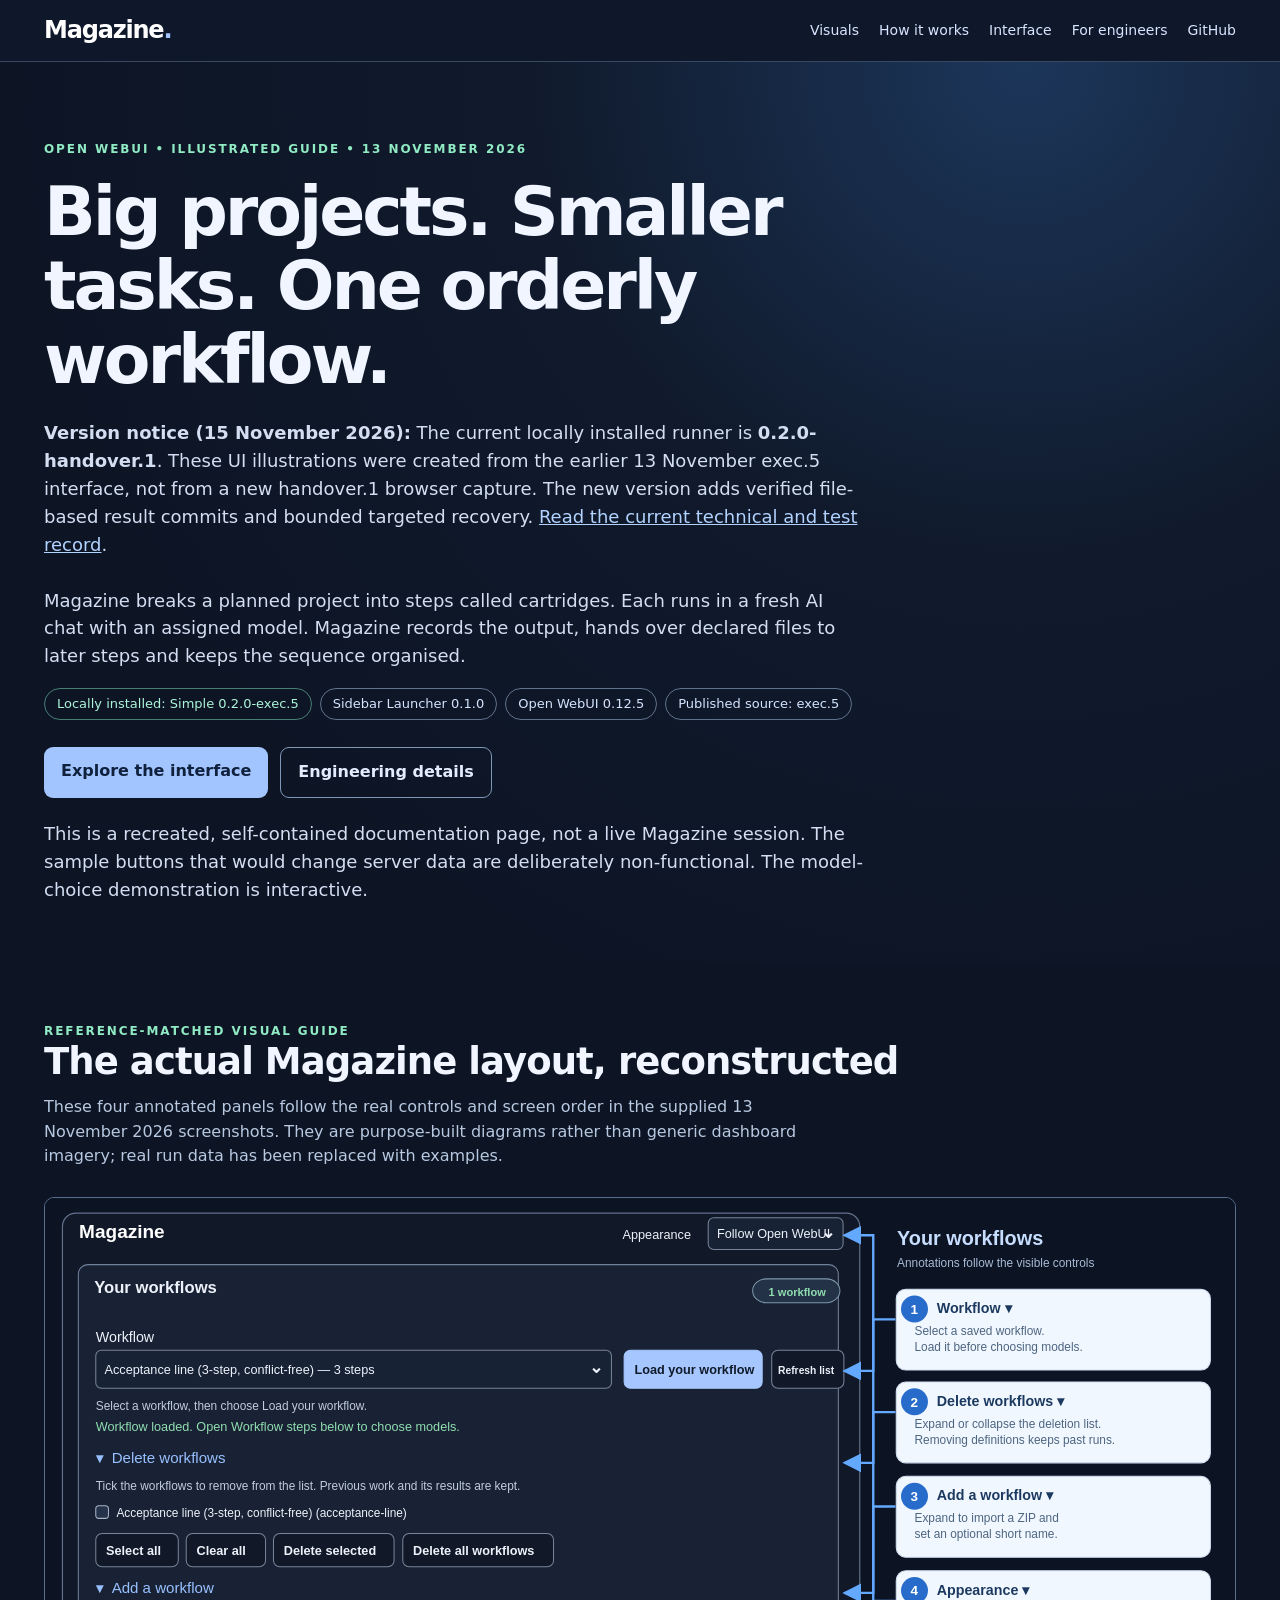
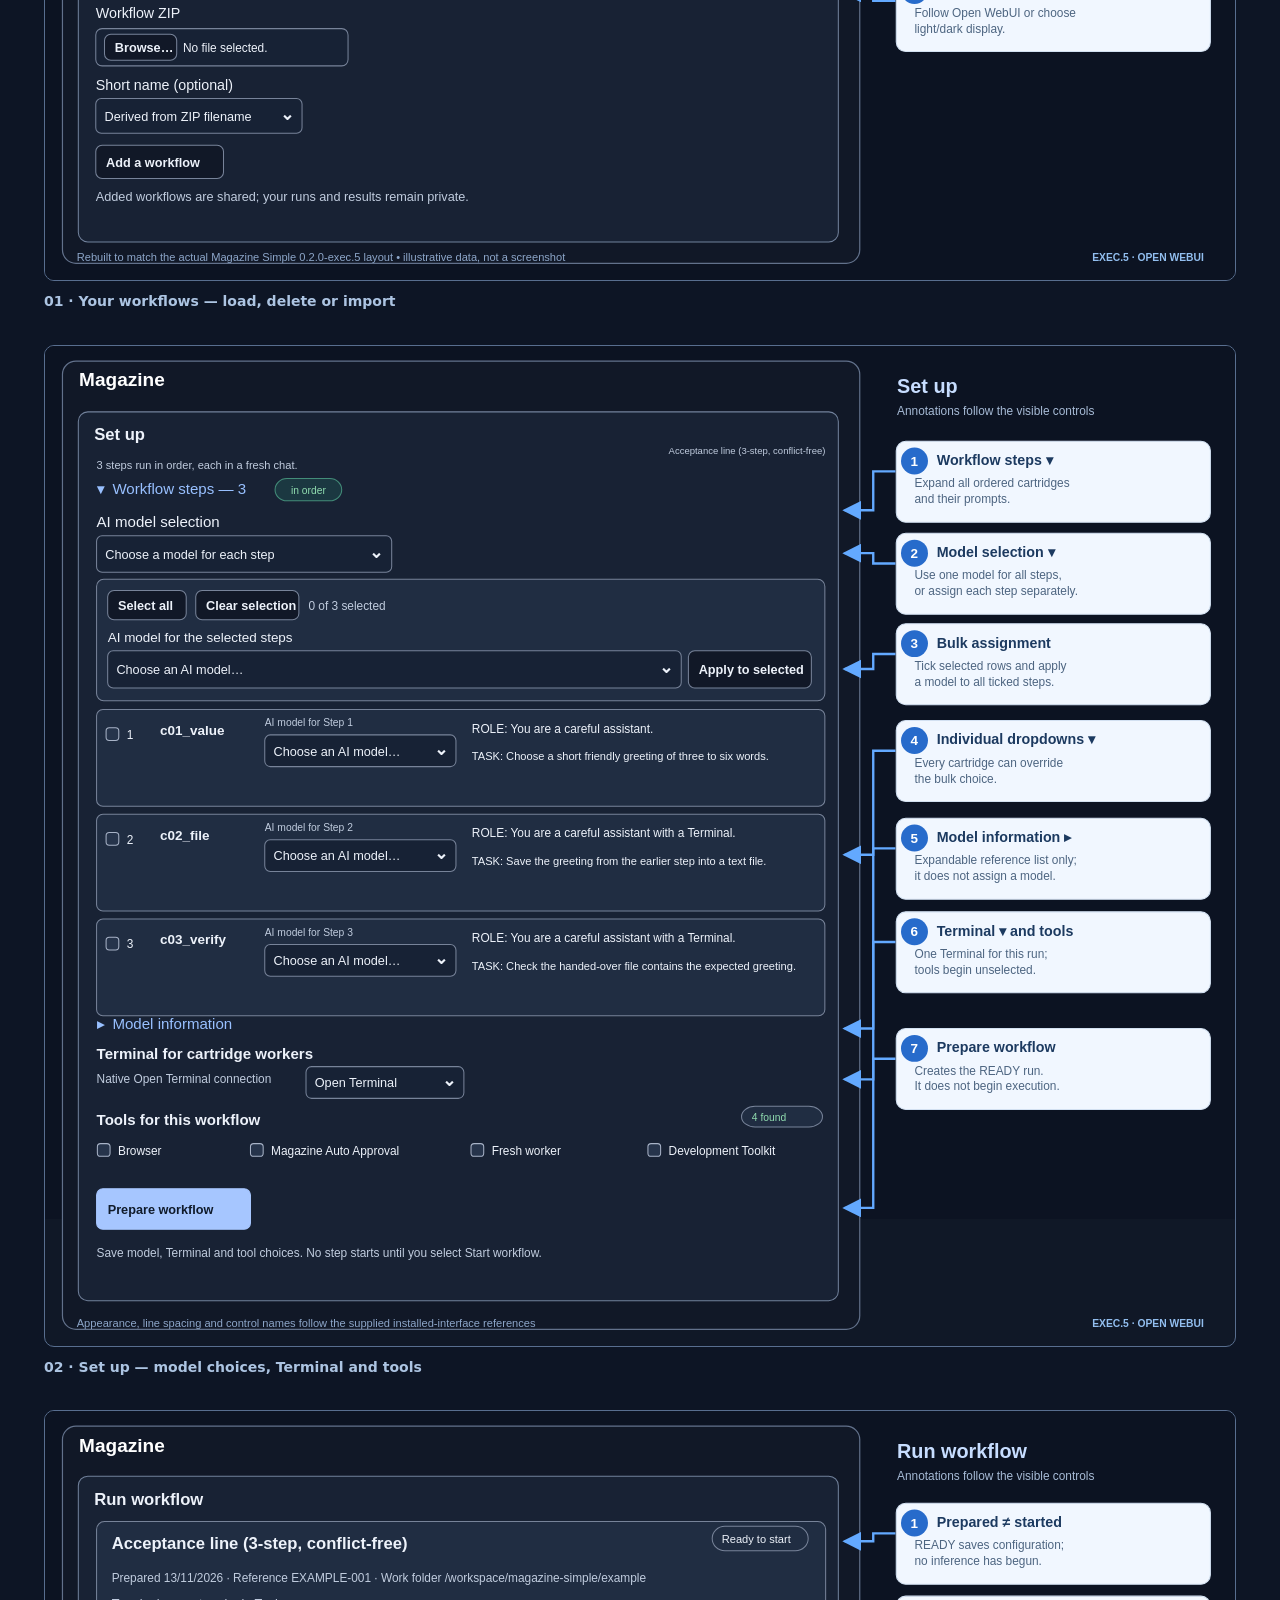
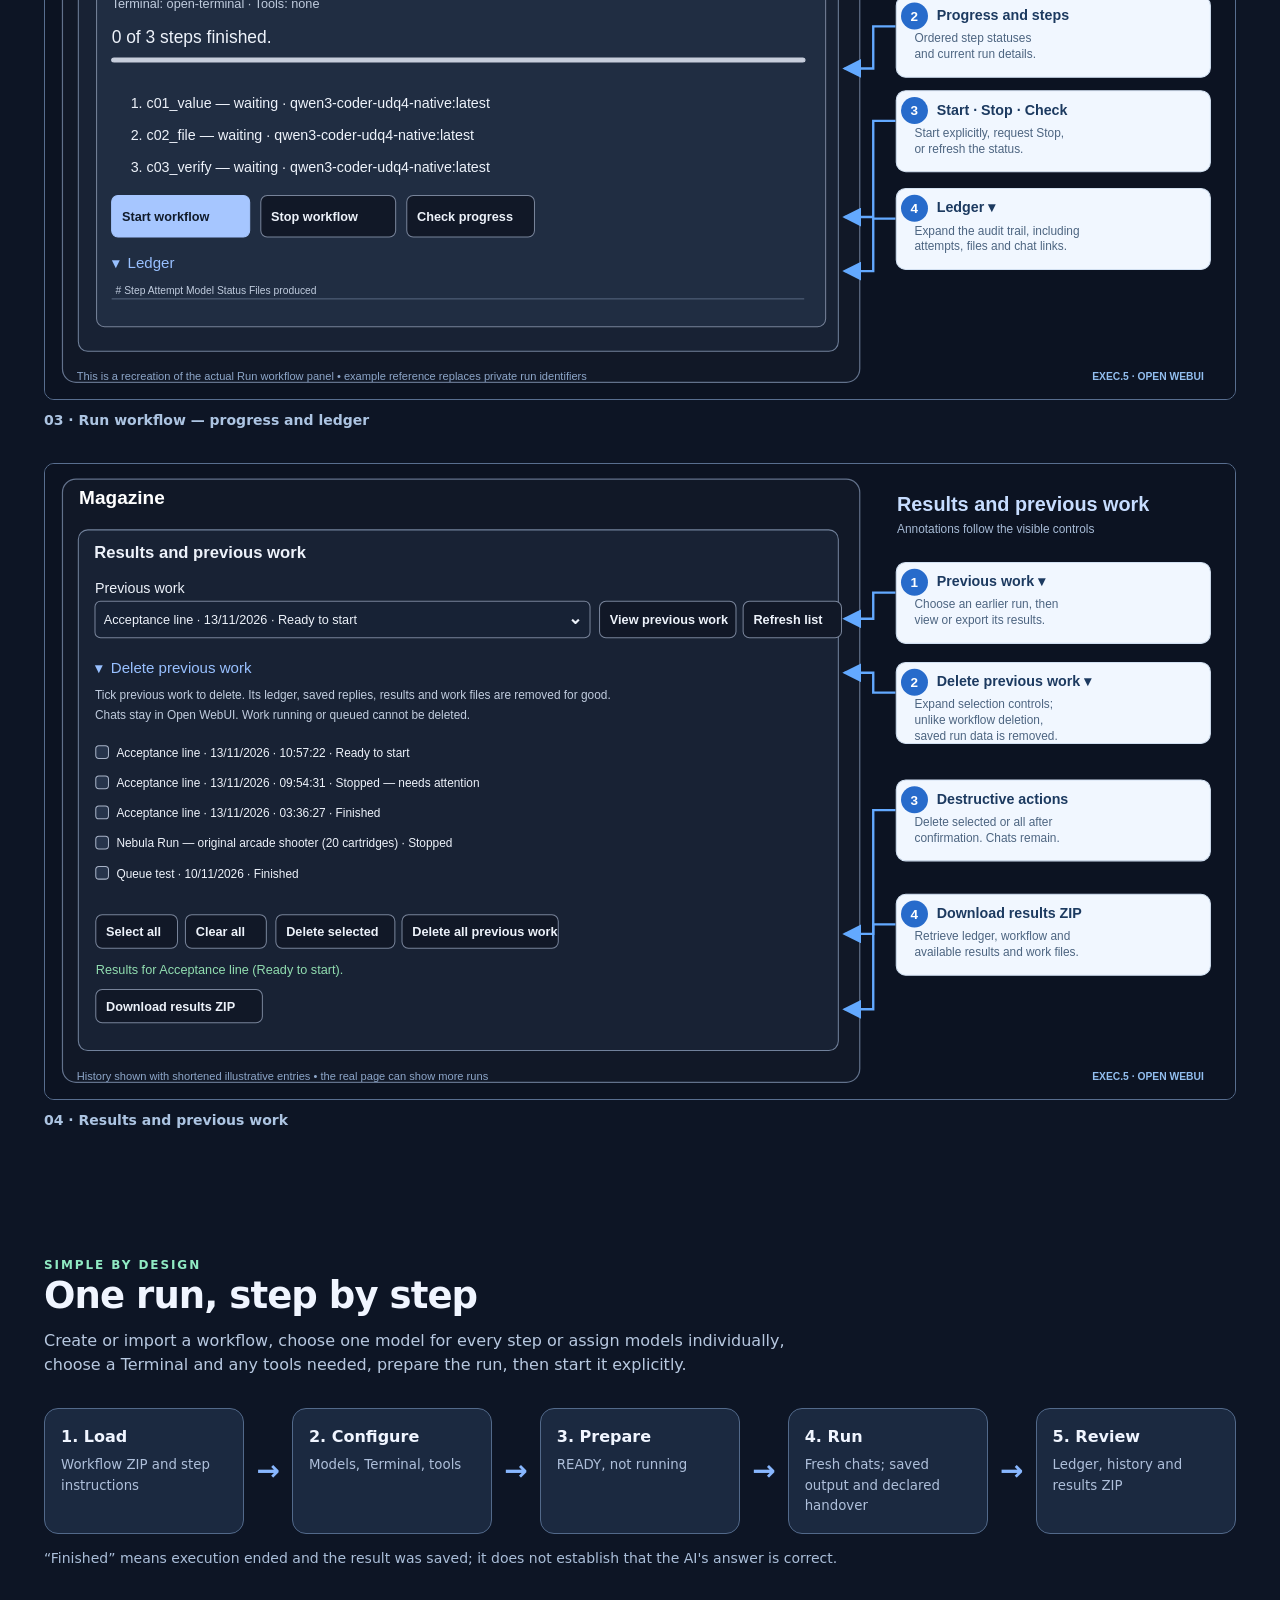
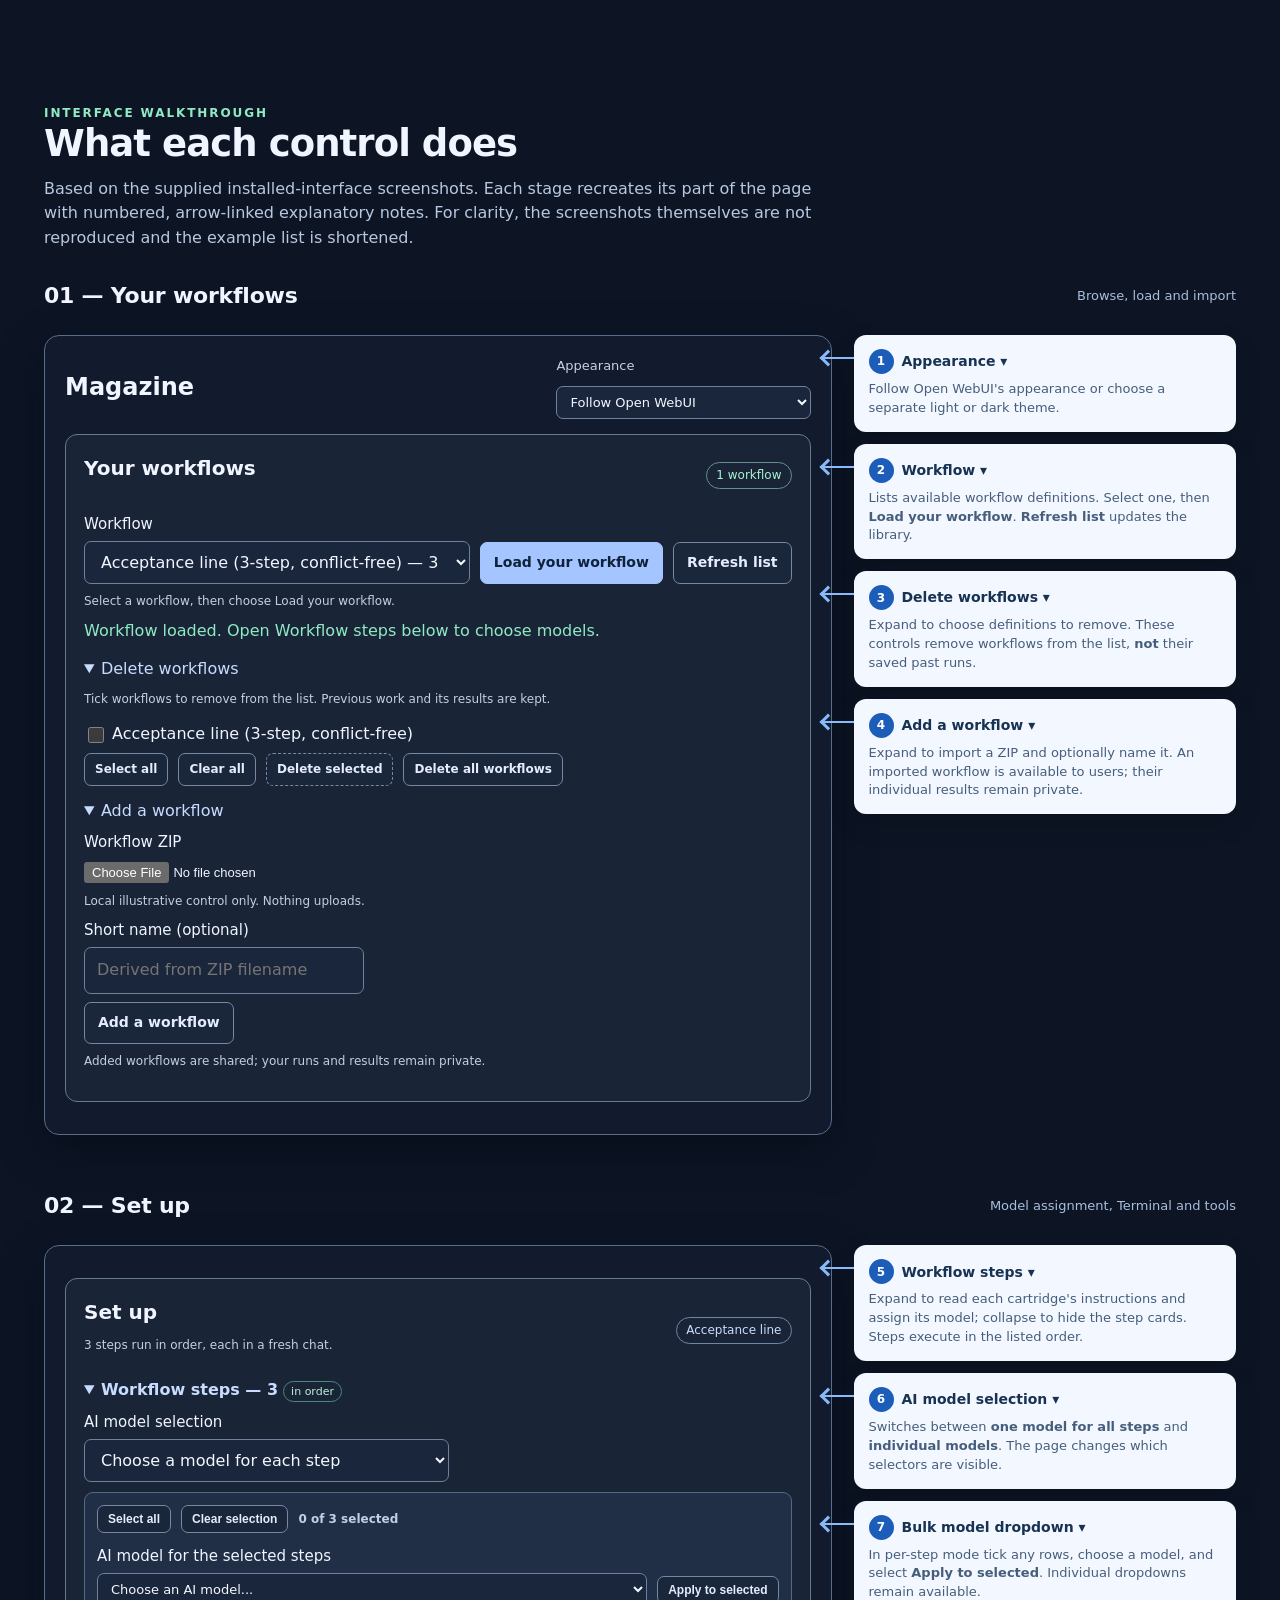
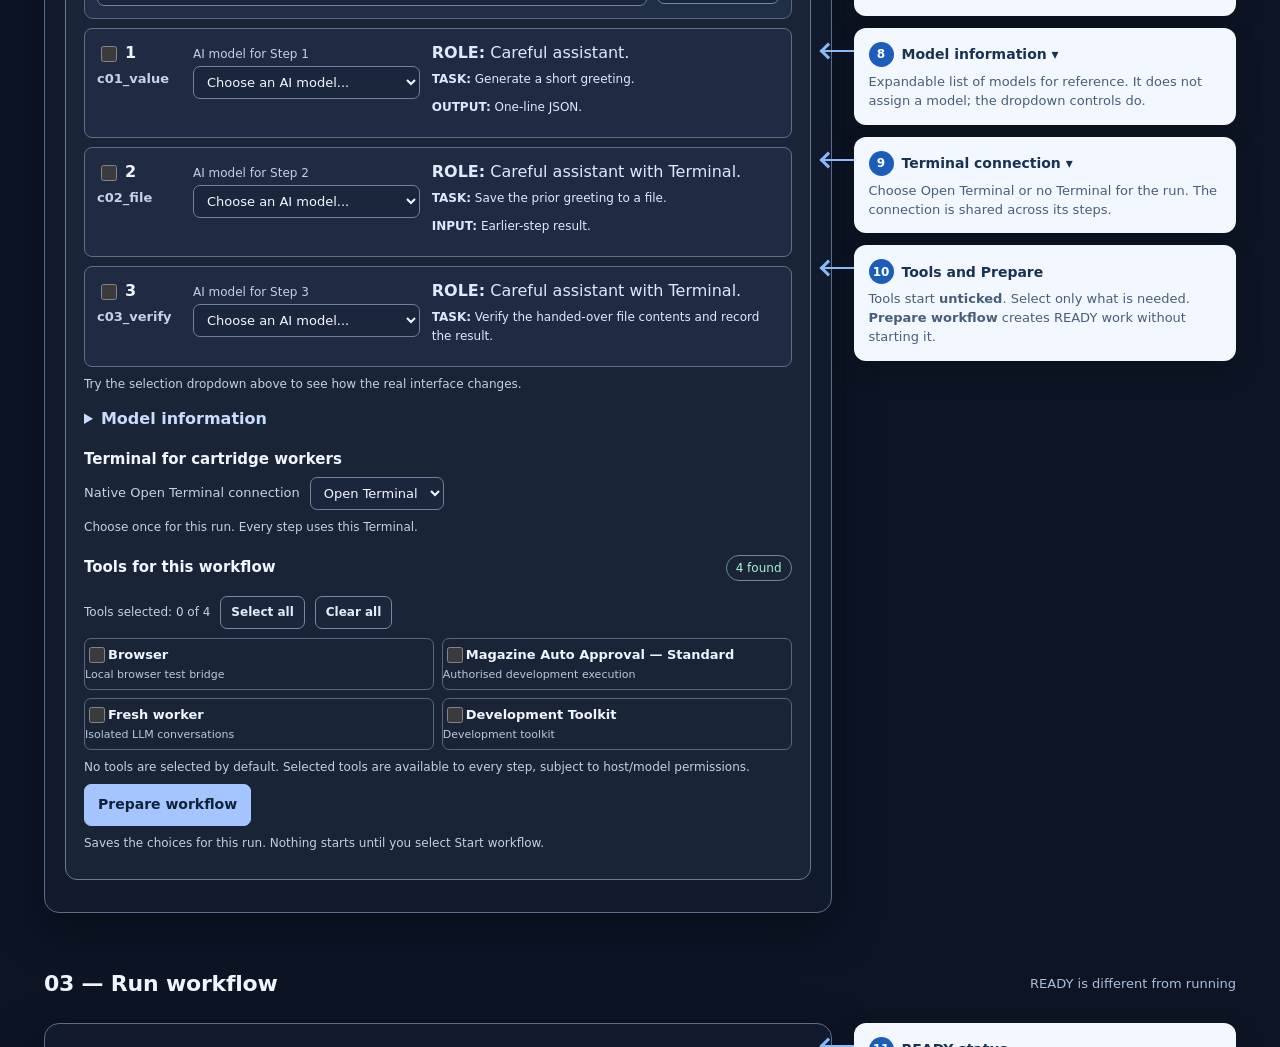
<file: docs/index.html>
<!doctype html><html lang="en-GB"><head><meta charset="utf-8"><meta name="viewport" content="width=device-width,initial-scale=1"><meta http-equiv="refresh" content="0;url=guide/"><title>Magazine visual guide</title></head><body><p>Open the <a href="guide/">Magazine Simple illustrated guide</a>.</p></body></html>
</file>
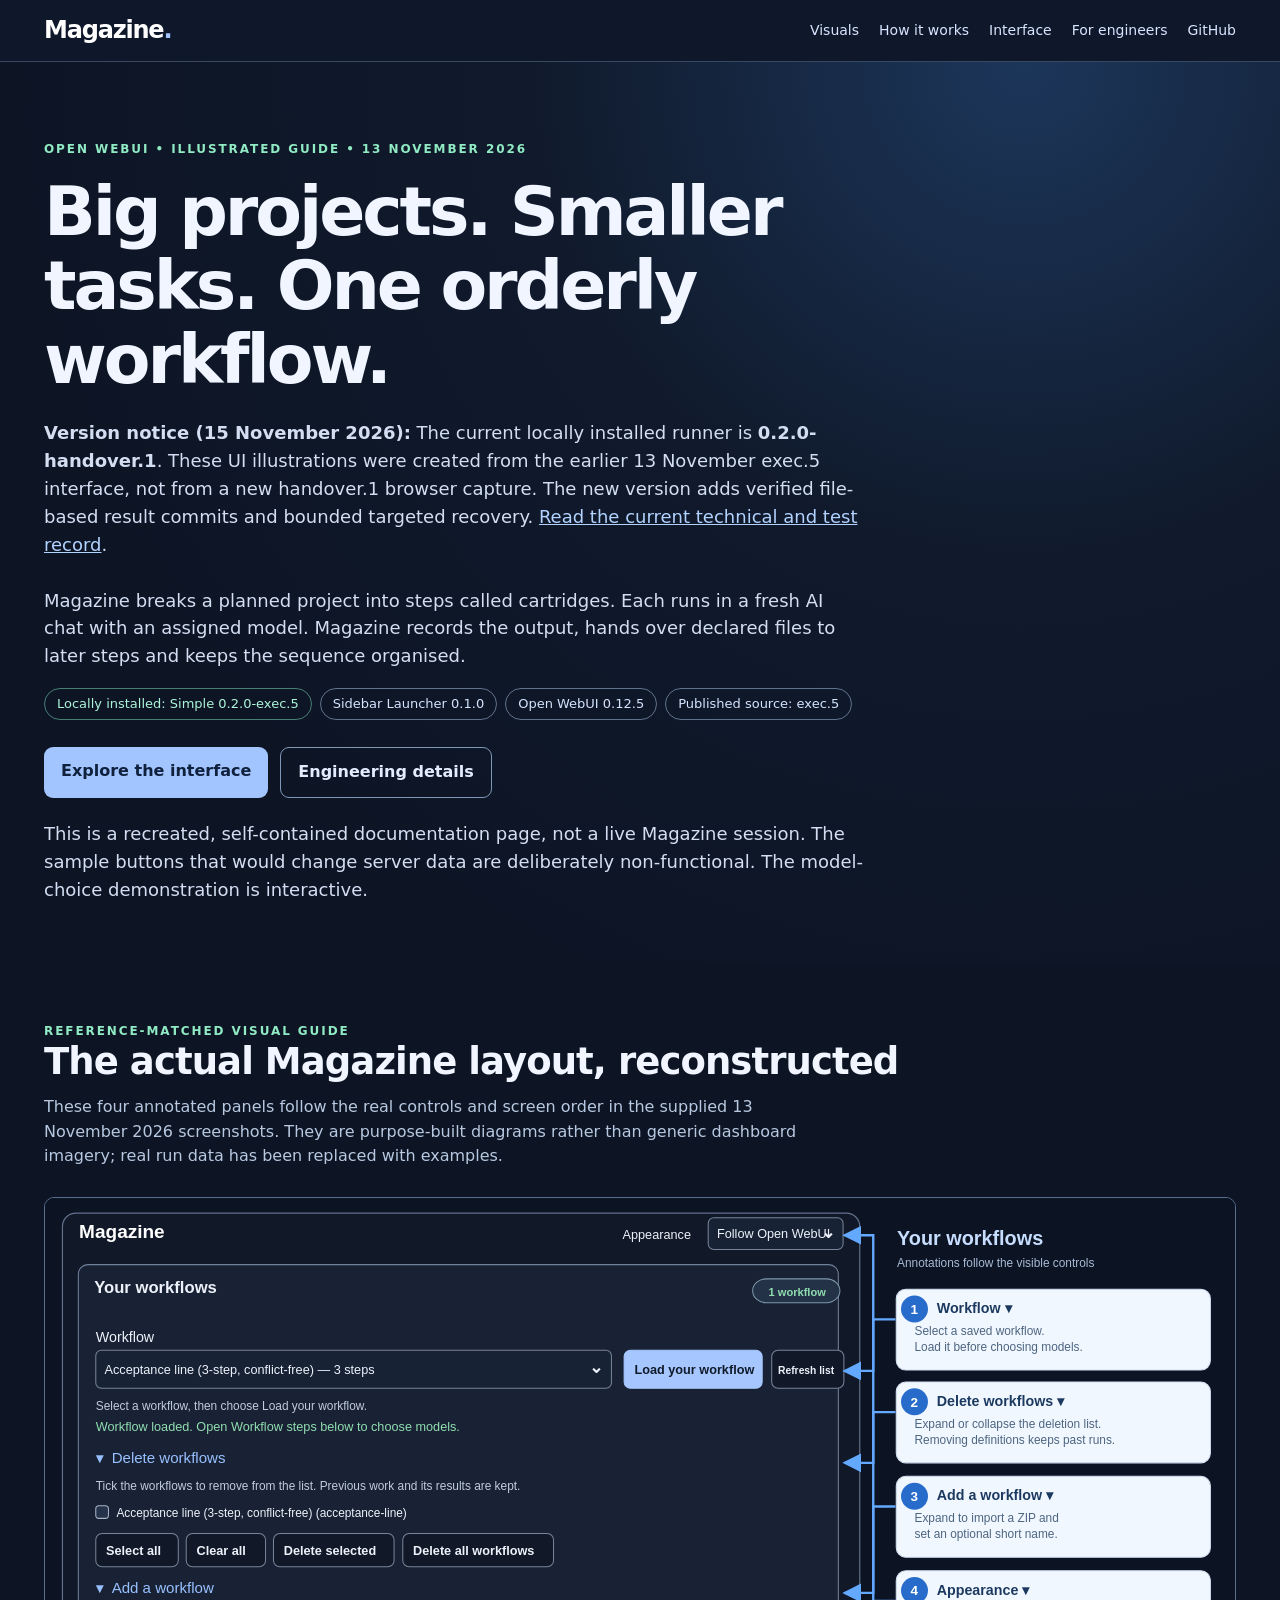
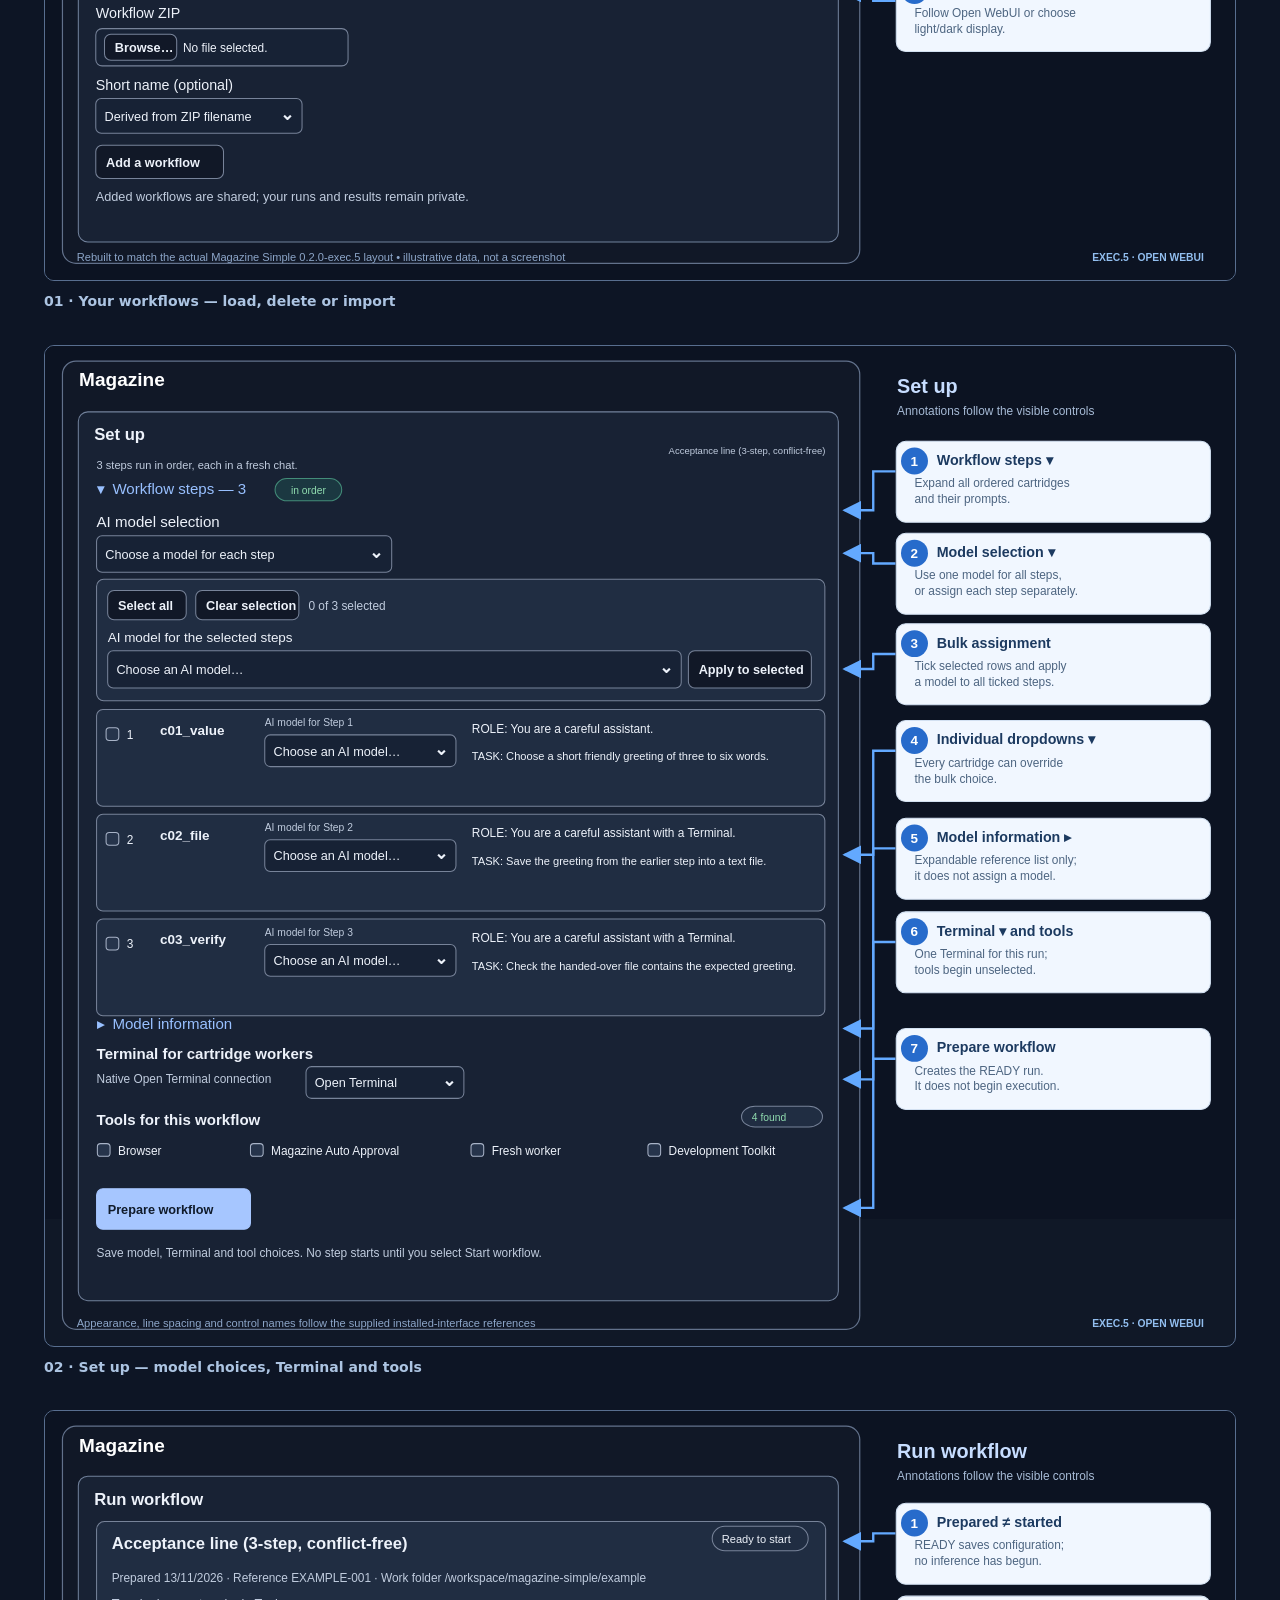
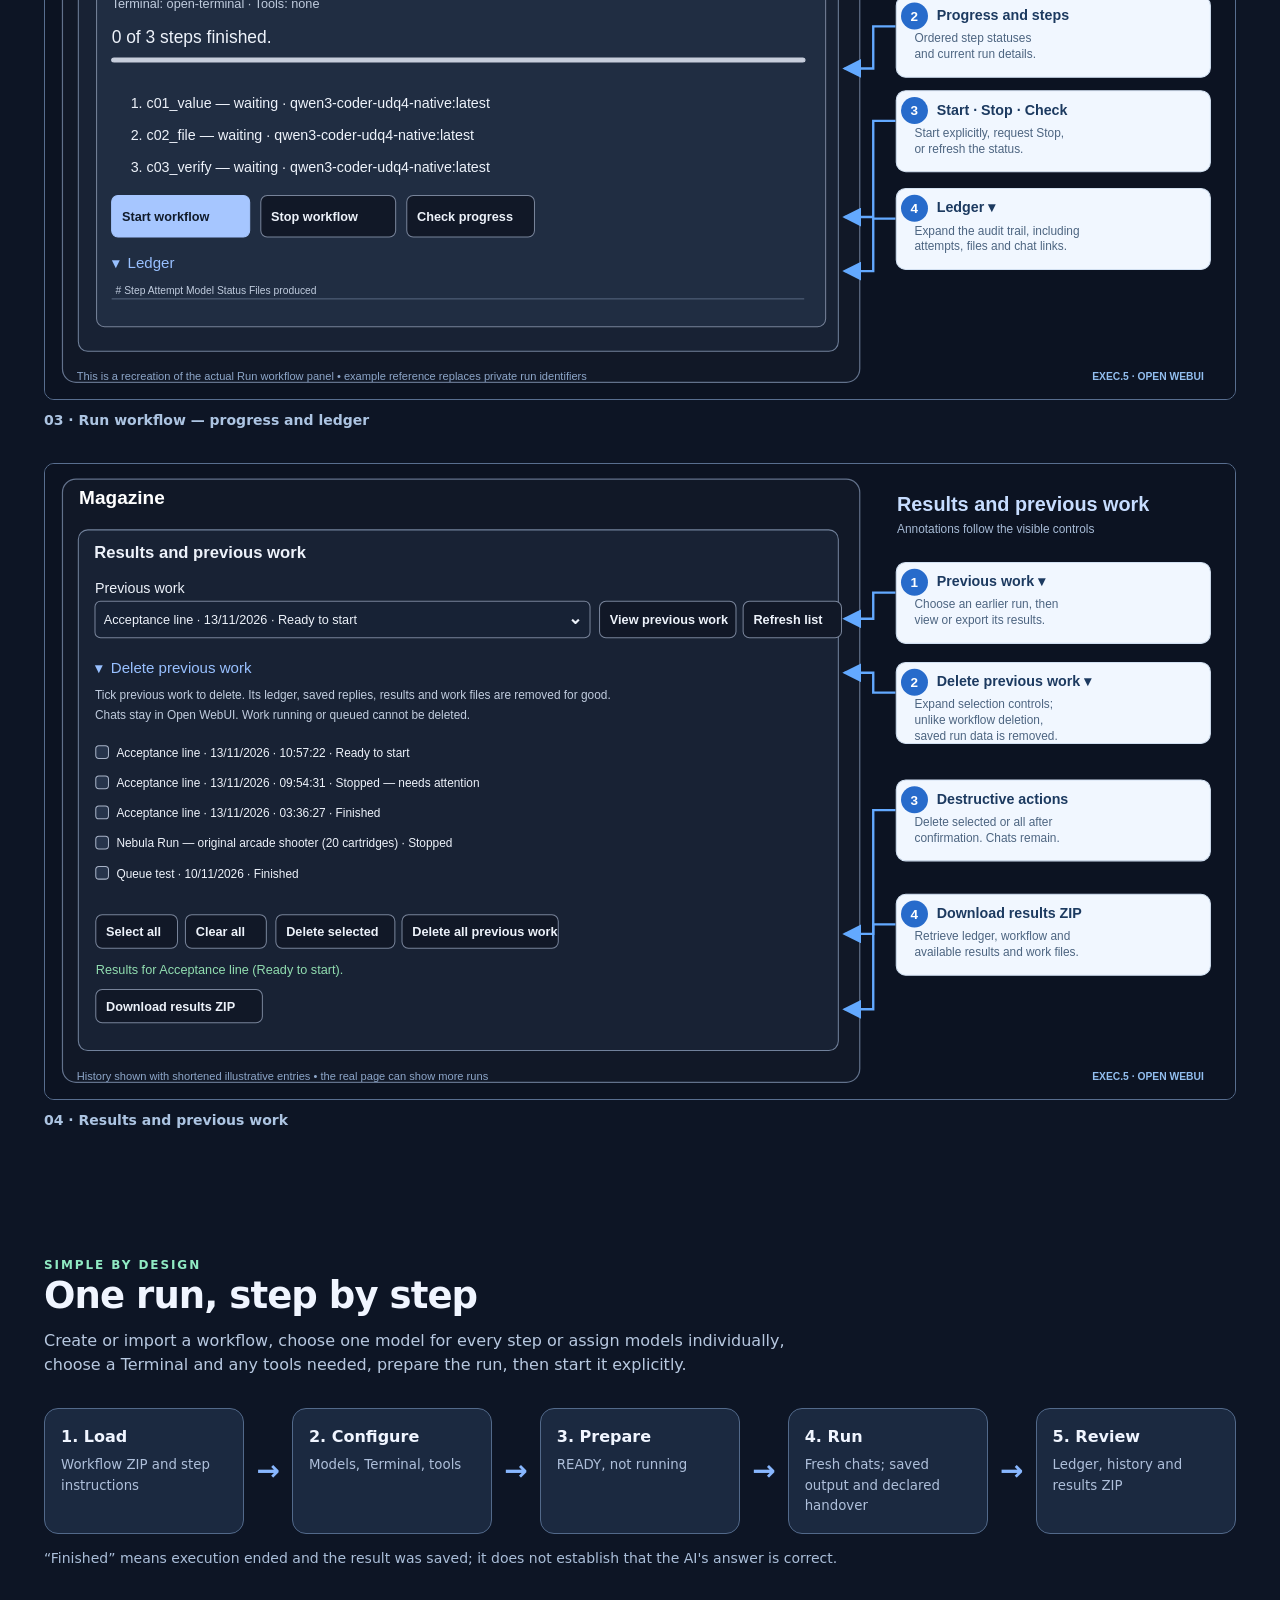
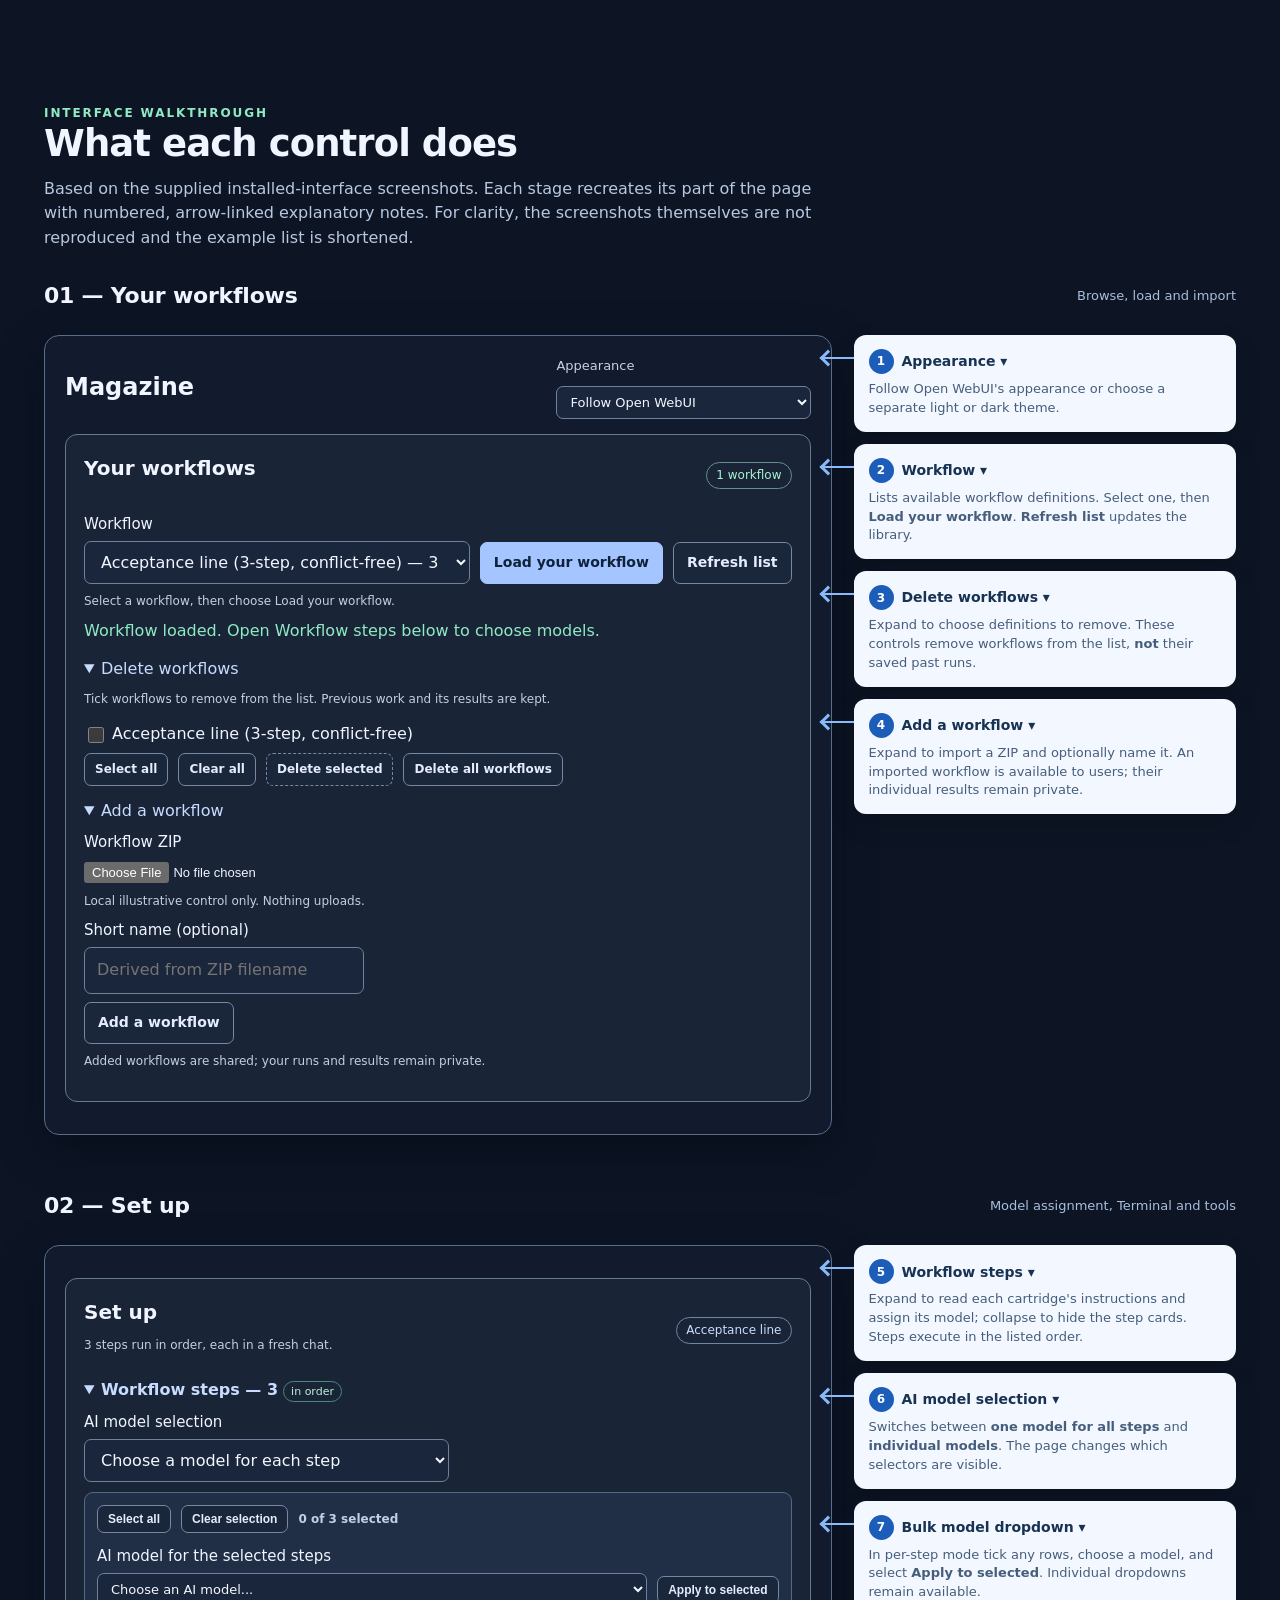
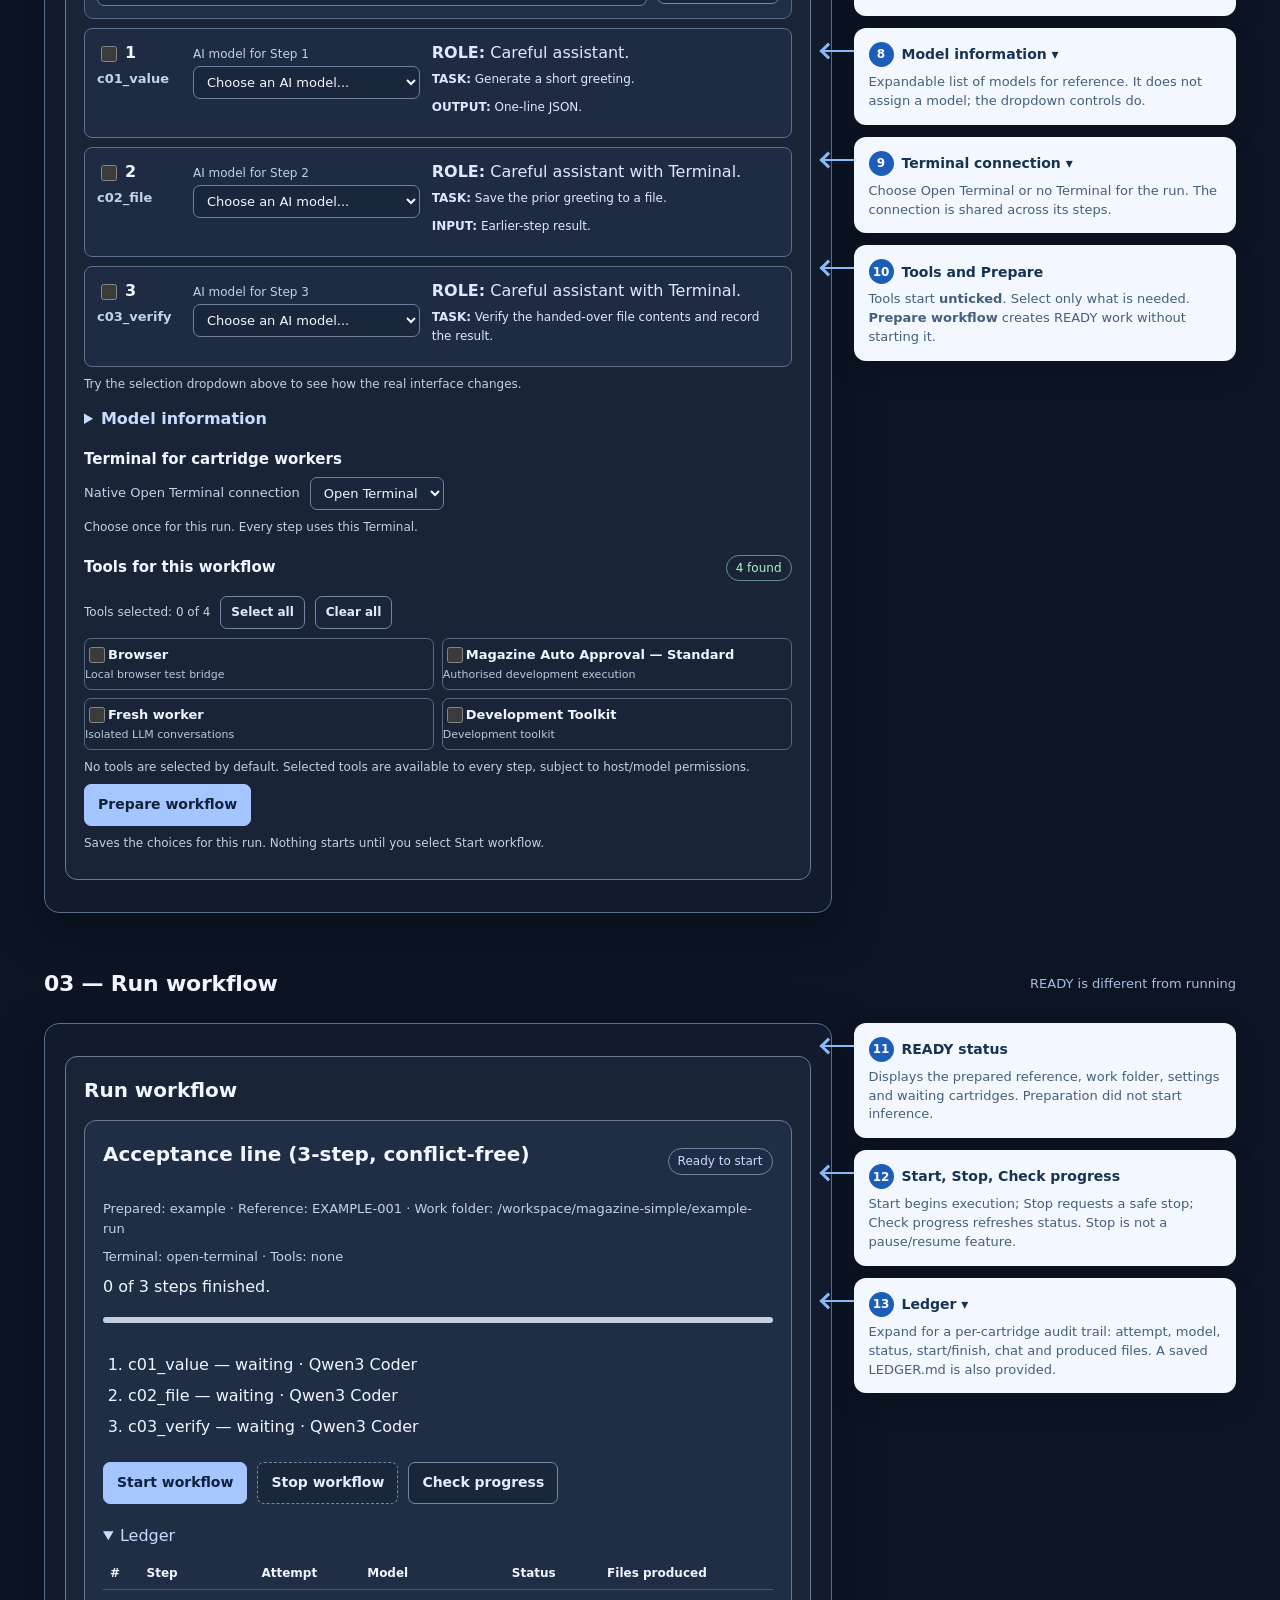
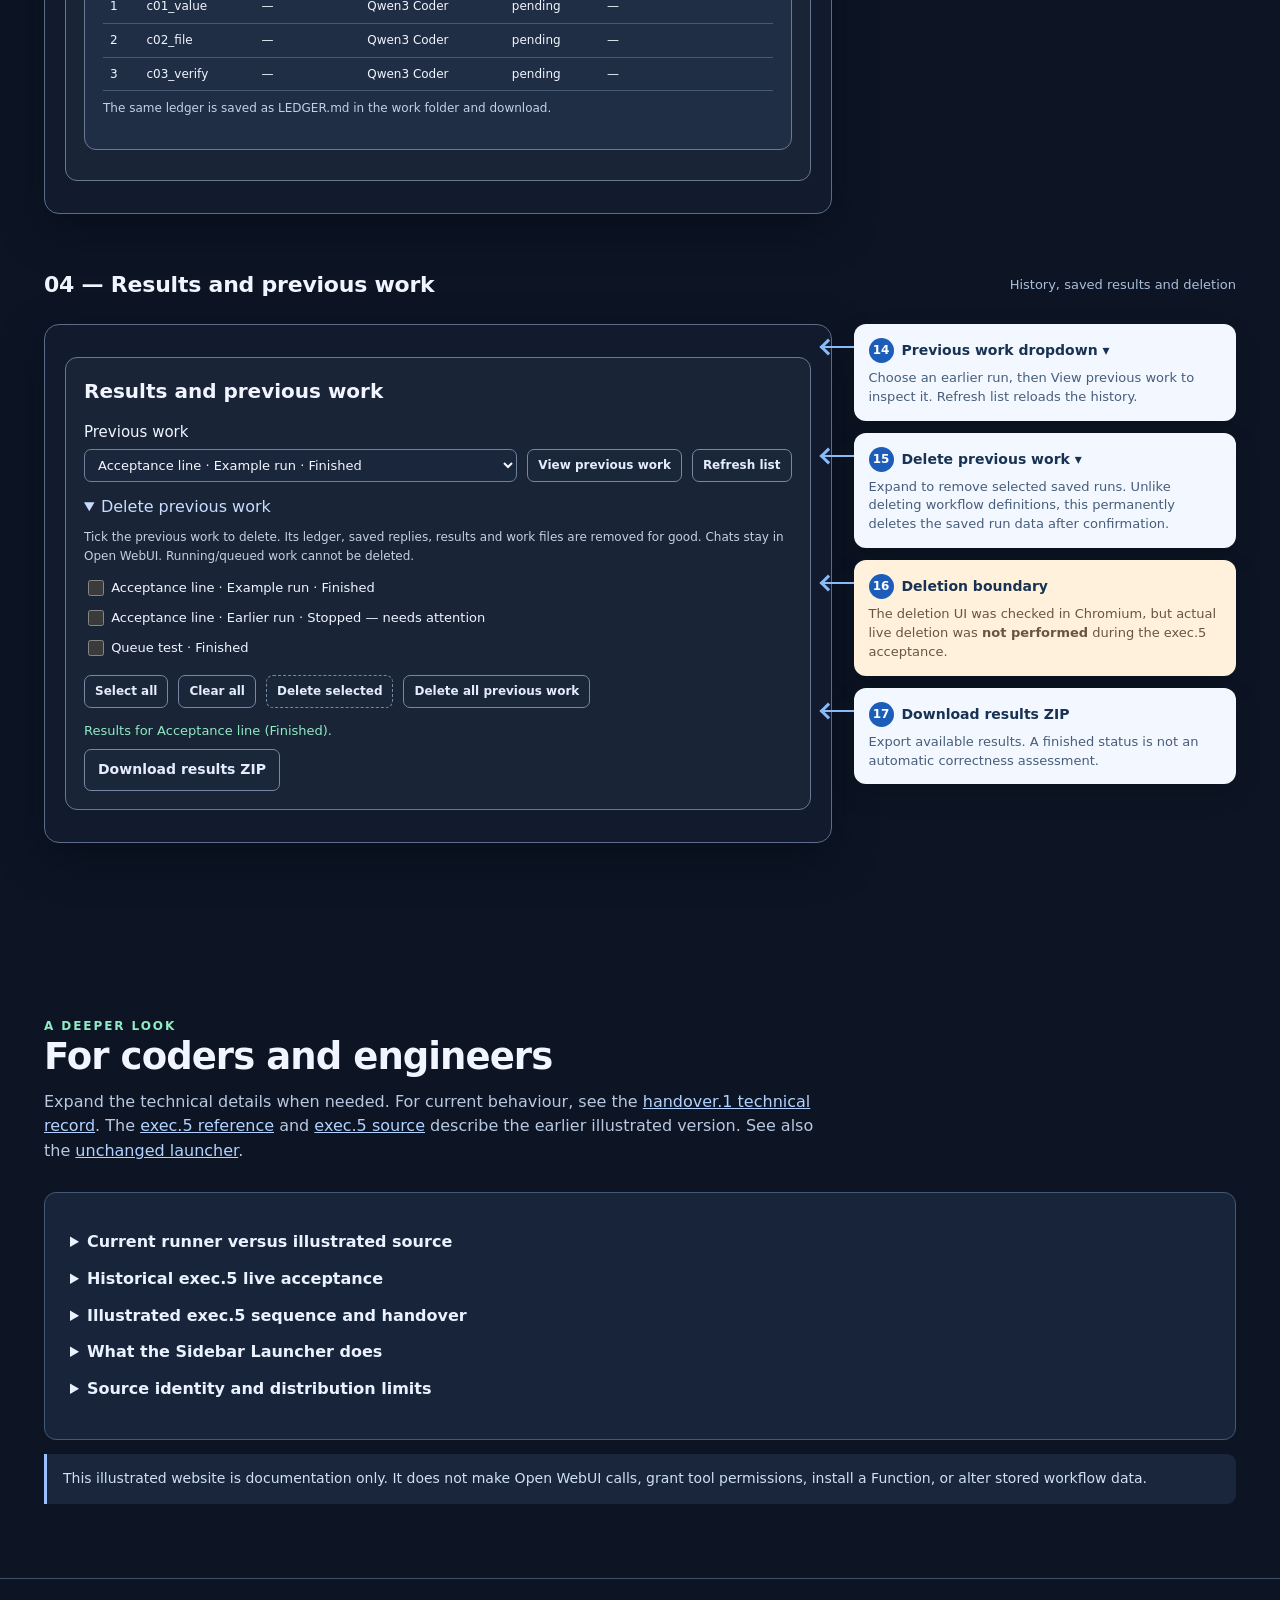
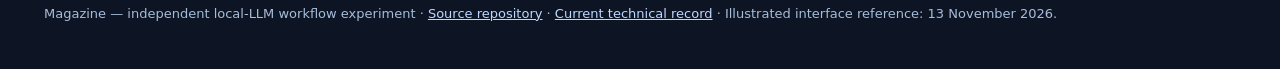
<file: docs/guide/index.html>
<!doctype html>
<html lang="en-GB"><head><meta charset="utf-8"><meta name="viewport" content="width=device-width, initial-scale=1"><meta name="color-scheme" content="dark">
<title>Magazine Simple — illustrated Open WebUI interface (13 November reference)</title>
<meta name="description" content="Illustrated 13 November 2026 Magazine Simple interface reference. Current installed runner is 0.2.0-handover.1 (15 November).">
<link rel="stylesheet" href="guide.css"><script defer src="guide.js"></script></head>
<body><a class="skip" href="#main">Skip to content</a>
<header class="site-header"><nav class="nav" aria-label="Navigation"><a href="#top" class="logo">Magazine<span style="color:#a2c5ff">.</span></a><div class="navlinks"><a href="#visual-gallery">Visuals</a><a href="#how">How it works</a><a href="#interface">Interface</a><a href="#engineering">For engineers</a><a href="https://github.com/Nundrian/Magazine">GitHub</a></div></nav></header>
<main id="main">
<section class="hero" id="top"><div class="wrap"><div class="eyebrow">Open WebUI • illustrated guide • 13 November 2026</div>
<h1>Big projects. Smaller tasks. One orderly workflow.</h1><p class="intro"><strong>Version notice (15 November 2026):</strong> The current locally installed runner is <strong>0.2.0-handover.1</strong>. These UI illustrations were created from the earlier 13 November exec.5 interface, not from a new handover.1 browser capture. The new version adds verified file-based result commits and bounded targeted recovery. <a href="../SIMPLE_0.2.0_HANDOVER1.md">Read the current technical and test record</a>.</p>
<p>Magazine breaks a planned project into steps called cartridges. Each runs in a fresh AI chat with an assigned model. Magazine records the output, hands over declared files to later steps and keeps the sequence organised.</p>
<div class="tags"><span class="tag mint">Locally installed: Simple 0.2.0-exec.5</span><span class="tag">Sidebar Launcher 0.1.0</span><span class="tag">Open WebUI 0.12.5</span><span class="tag">Published source: exec.5</span></div>
<div class="hero-actions"><a class="action" href="#interface">Explore the interface</a><a class="action secondary" href="#engineering">Engineering details</a></div>
<p class="caveat">This is a recreated, self-contained documentation page, not a live Magazine session. The sample buttons that would change server data are deliberately non-functional. The model-choice demonstration is interactive.</p>
</div></section>
<section class="section" id="visual-gallery"><div class="wrap"><div class="eyebrow">Reference-matched visual guide</div><h2>The actual Magazine layout, reconstructed</h2><p class="intro">These four annotated panels follow the real controls and screen order in the supplied 13 November 2026 screenshots. They are purpose-built diagrams rather than generic dashboard imagery; real run data has been replaced with examples.</p><div class="visual-gallery"><figure><img loading="eager" alt="Magazine Simple Your workflows panel, with workflow selector, Delete workflows and Add a workflow, annotated with arrows" src="../images/magazine-simple-ui-01-workflows.svg"><figcaption>01 · Your workflows — load, delete or import</figcaption></figure><figure><img loading="lazy" alt="Magazine Simple Set up panel with bulk model assignment, cartridge rows, Terminal and tools, annotated with arrows" src="../images/magazine-simple-ui-02-setup.svg"><figcaption>02 · Set up — model choices, Terminal and tools</figcaption></figure><figure><img loading="lazy" alt="Magazine Simple run workflow panel with READY status, progress, execution controls and expandable Ledger, annotated with arrows" src="../images/magazine-simple-ui-03-run.svg"><figcaption>03 · Run workflow — progress and ledger</figcaption></figure><figure><img loading="lazy" alt="Magazine Simple history panel with earlier-work dropdown, deletion options and ZIP download, annotated with arrows" src="../images/magazine-simple-ui-04-history.svg"><figcaption>04 · Results and previous work</figcaption></figure></div></div></section>
<section class="section" id="how"><div class="wrap"><div class="eyebrow">Simple by design</div><h2>One run, step by step</h2>
<p class="intro">Create or import a workflow, choose one model for every step or assign models individually, choose a Terminal and any tools needed, prepare the run, then start it explicitly.</p>
<div class="flow" role="img" aria-label="Workflow process: load workflow, configure models and tools, prepare, execute sequential steps, and review results.">
<div class="flow-node"><b>1. Load</b><small>Workflow ZIP and step instructions</small></div><span class="flow-arrow" aria-hidden="true">→</span>
<div class="flow-node"><b>2. Configure</b><small>Models, Terminal, tools</small></div><span class="flow-arrow" aria-hidden="true">→</span>
<div class="flow-node"><b>3. Prepare</b><small>READY, not running</small></div><span class="flow-arrow" aria-hidden="true">→</span>
<div class="flow-node"><b>4. Run</b><small>Fresh chats; saved output and declared handover</small></div><span class="flow-arrow" aria-hidden="true">→</span>
<div class="flow-node"><b>5. Review</b><small>Ledger, history and results ZIP</small></div></div>
<p class="diagram-note">“Finished” means execution ended and the result was saved; it does not establish that the AI's answer is correct.</p></div></section>
<section class="section" id="interface"><div class="wrap"><div class="eyebrow">Interface walkthrough</div><h2>What each control does</h2><p class="intro">Based on the supplied installed-interface screenshots. Each stage recreates its part of the page with numbered, arrow-linked explanatory notes. For clarity, the screenshots themselves are not reproduced and the example list is shortened.</p>

<div id="workflows" class="demo-head"><h3>01 — Your workflows</h3><p>Browse, load and import</p></div>
<div class="walk-stage"><div class="screen">
<div class="screen-title"><strong>Magazine</strong><div class="inline-fields"><label class="small" for="appearance">Appearance</label><select id="appearance" class="field slim"><option>Follow Open WebUI</option><option>Dark</option><option>Light</option></select></div></div>
<div class="app-panel"><div class="screen-title"><h4>Your workflows</h4><span class="pill">1 workflow</span></div>
<label class="field-label" for="workflow">Workflow</label><div class="inline-fields"><select class="field grow" id="workflow"><option>Acceptance line (3-step, conflict-free) — 3 steps</option></select><span class="fake-btn primary">Load your workflow</span><span class="fake-btn">Refresh list</span></div>
<p class="micro">Select a workflow, then choose Load your workflow.</p><p class="success">Workflow loaded. Open Workflow steps below to choose models.</p>
<details open><summary>Delete workflows</summary><p class="micro">Tick workflows to remove from the list. Previous work and its results are kept.</p>
<div class="delete-list"><label><input type="checkbox"> Acceptance line (3-step, conflict-free)</label></div>
<div class="inline-fields"><span class="fake-btn tiny">Select all</span><span class="fake-btn tiny">Clear all</span><span class="fake-btn tiny danger">Delete selected</span><span class="fake-btn tiny">Delete all workflows</span></div></details>
<details open><summary>Add a workflow</summary><label class="field-label" for="workflow-zip">Workflow ZIP</label><input type="file" id="workflow-zip" accept=".zip"><p class="micro">Local illustrative control only. Nothing uploads.</p>
<label class="field-label" for="short-name">Short name (optional)</label><input id="short-name" class="field" style="max-width:280px" placeholder="Derived from ZIP filename">
<p><span class="fake-btn">Add a workflow</span></p><p class="micro">Added workflows are shared; your runs and results remain private.</p></details></div></div>
<aside class="note-column" aria-label="Workflow-control explanations">
<div class="callout"><h4><span class="num">1</span>Appearance ▾</h4><p>Follow Open WebUI's appearance or choose a separate light or dark theme.</p></div>
<div class="callout"><h4><span class="num">2</span>Workflow ▾</h4><p>Lists available workflow definitions. Select one, then <strong>Load your workflow</strong>. <strong>Refresh list</strong> updates the library.</p></div>
<div class="callout"><h4><span class="num">3</span>Delete workflows ▾</h4><p>Expand to choose definitions to remove. These controls remove workflows from the list, <strong>not</strong> their saved past runs.</p></div>
<div class="callout"><h4><span class="num">4</span>Add a workflow ▾</h4><p>Expand to import a ZIP and optionally name it. An imported workflow is available to users; their individual results remain private.</p></div>
</aside></div>

<div id="setup" class="demo-head"><h3>02 — Set up</h3><p>Model assignment, Terminal and tools</p></div>
<div class="walk-stage"><div class="screen"><div class="app-panel">
<div class="screen-title"><div><h4 style="margin-bottom:0">Set up</h4><p class="micro">3 steps run in order, each in a fresh chat.</p></div><span class="pill neutral">Acceptance line</span></div>
<details open><summary><strong>Workflow steps — 3</strong> <span class="step-pill">in order</span></summary>
<label class="field-label" for="model-mode">AI model selection</label><select id="model-mode" class="field" style="max-width:365px"><option value="per-step">Choose a model for each step</option><option value="same">Use the same model for all steps</option></select>
<div class="mode-panel" id="per-step"><div class="model-top" style="margin-top:10px">
<div class="inline-fields"><button type="button" class="fake-btn tiny" id="all-steps">Select all</button><button type="button" class="fake-btn tiny" id="clear-steps">Clear selection</button><strong class="micro" id="selected-count">0 of 3 selected</strong></div>
<label class="field-label" for="bulk-model" style="margin-top:12px">AI model for the selected steps</label>
<div class="inline-fields"><select class="field slim grow" id="bulk-model"><option value="">Choose an AI model...</option><option>qwen3-coder-udq4-native:latest</option><option>bonsai-2:27b</option><option>hf.co/unsloth/Qwen3.8-27B-GGUF:UD-Q4_K_XL</option></select><button type="button" class="fake-btn tiny" id="apply-model">Apply to selected</button></div></div>
<div class="cartridge"><label><input type="checkbox" data-select-step value="1"> <b>1</b><br><strong class="small">c01_value</strong></label><div><label class="micro" for="model-1">AI model for Step 1</label><select class="field slim model-selector" id="model-1"><option value="">Choose an AI model...</option><option>qwen3-coder-udq4-native:latest</option><option>bonsai-2:27b</option><option>hf.co/unsloth/Qwen3.8-27B-GGUF:UD-Q4_K_XL</option></select></div><div class="task"><b>ROLE:</b> Careful assistant.<p><b>TASK:</b> Generate a short greeting.</p><p><b>OUTPUT:</b> One-line JSON.</p></div></div>
<div class="cartridge"><label><input type="checkbox" data-select-step value="2"> <b>2</b><br><strong class="small">c02_file</strong></label><div><label class="micro" for="model-2">AI model for Step 2</label><select class="field slim model-selector" id="model-2"><option value="">Choose an AI model...</option><option>qwen3-coder-udq4-native:latest</option><option>bonsai-2:27b</option><option>hf.co/unsloth/Qwen3.8-27B-GGUF:UD-Q4_K_XL</option></select></div><div class="task"><b>ROLE:</b> Careful assistant with Terminal.<p><b>TASK:</b> Save the prior greeting to a file.</p><p><b>INPUT:</b> Earlier-step result.</p></div></div>
<div class="cartridge"><label><input type="checkbox" data-select-step value="3"> <b>3</b><br><strong class="small">c03_verify</strong></label><div><label class="micro" for="model-3">AI model for Step 3</label><select class="field slim model-selector" id="model-3"><option value="">Choose an AI model...</option><option>qwen3-coder-udq4-native:latest</option><option>bonsai-2:27b</option><option>hf.co/unsloth/Qwen3.8-27B-GGUF:UD-Q4_K_XL</option></select></div><div class="task"><b>ROLE:</b> Careful assistant with Terminal.<p><b>TASK:</b> Verify the handed-over file contents and record the result.</p></div></div>
</div>
<div class="mode-panel" id="same-model" hidden><label class="field-label" for="shared-model" style="margin-top:12px">AI model for all steps</label><select id="shared-model" class="field" style="max-width:490px"><option value="">Choose an AI model...</option><option>qwen3-coder-udq4-native:latest</option><option>bonsai-2:27b</option><option>hf.co/unsloth/Qwen3.8-27B-GGUF:UD-Q4_K_XL</option></select>
<div class="cartridge"><b>1 · c01_value</b><span class="small">Greeting</span><span class="small">Uses the single selected model</span></div><div class="cartridge"><b>2 · c02_file</b><span class="small">Save file</span><span class="small">Uses the single selected model</span></div><div class="cartridge"><b>3 · c03_verify</b><span class="small">Verify file</span><span class="small">Uses the single selected model</span></div>
</div><p id="demo-feedback" class="micro" aria-live="polite">Try the selection dropdown above to see how the real interface changes.</p></details>
<details><summary><strong>Model information</strong></summary><p class="micro"><strong>Available models (reference only)</strong>. Choose using the selection controls above.</p>
<div class="reference-list"><div>qwen3-coder-udq4-native:latest</div><div>hf.co/unsloth/Qwen3-Coder-30B-A3B-Instruct-GGUF:UD-Q4_K_XL</div><div>bonsai-2:27b</div><div>hf.co/AtomicChat/Ornith-1.5-35B-A3B-GGUF:Q4_K_M</div><div>hf.co/unsloth/Qwen3.8-27B-GGUF:UD-Q4_K_XL</div></div></details>
<h5>Terminal for cartridge workers</h5><div class="inline-fields"><label class="small" for="terminal">Native Open Terminal connection</label><select class="field slim" style="width:auto" id="terminal"><option>Open Terminal</option><option>No terminal</option></select></div><p class="micro">Choose once for this run. Every step uses this Terminal.</p>
<div class="screen-title" style="margin-top:18px"><h5 style="margin:0">Tools for this workflow</h5><span class="pill">4 found</span></div>
<div class="inline-fields"><span class="micro">Tools selected: 0 of 4</span><span class="fake-btn tiny">Select all</span><span class="fake-btn tiny">Clear all</span></div>
<div class="tool-list" style="margin-top:9px">
<label class="tool"><input type="checkbox"><span><b>Browser</b><small>Local browser test bridge</small></span></label>
<label class="tool"><input type="checkbox"><span><b>Magazine Auto Approval — Standard</b><small>Authorised development execution</small></span></label>
<label class="tool"><input type="checkbox"><span><b>Fresh worker</b><small>Isolated LLM conversations</small></span></label>
<label class="tool"><input type="checkbox"><span><b>Development Toolkit</b><small>Development toolkit</small></span></label></div>
<p class="micro">No tools are selected by default. Selected tools are available to every step, subject to host/model permissions.</p><p><span class="fake-btn primary">Prepare workflow</span></p><p class="micro">Saves the choices for this run. Nothing starts until you select Start workflow.</p>
</div></div>
<aside class="note-column" aria-label="Model and tool explanations">
<div class="callout"><h4><span class="num">5</span>Workflow steps ▾</h4><p>Expand to read each cartridge's instructions and assign its model; collapse to hide the step cards. Steps execute in the listed order.</p></div>
<div class="callout"><h4><span class="num">6</span>AI model selection ▾</h4><p>Switches between <strong>one model for all steps</strong> and <strong>individual models</strong>. The page changes which selectors are visible.</p></div>
<div class="callout"><h4><span class="num">7</span>Bulk model dropdown ▾</h4><p>In per-step mode tick any rows, choose a model, and select <strong>Apply to selected</strong>. Individual dropdowns remain available.</p></div>
<div class="callout"><h4><span class="num">8</span>Model information ▾</h4><p>Expandable list of models for reference. It does not assign a model; the dropdown controls do.</p></div>
<div class="callout"><h4><span class="num">9</span>Terminal connection ▾</h4><p>Choose Open Terminal or no Terminal for the run. The connection is shared across its steps.</p></div>
<div class="callout"><h4><span class="num">10</span>Tools and Prepare</h4><p>Tools start <strong>unticked</strong>. Select only what is needed. <strong>Prepare workflow</strong> creates READY work without starting it.</p></div>
</aside></div>

<div id="run" class="demo-head"><h3>03 — Run workflow</h3><p>READY is different from running</p></div>
<div class="walk-stage"><div class="screen"><div class="app-panel"><h4>Run workflow</h4><div class="app-panel" style="background:#202e45">
<div class="screen-title"><h4>Acceptance line (3-step, conflict-free)</h4><span class="pill neutral">Ready to start</span></div>
<p class="small">Prepared: example · Reference: EXAMPLE-001 · Work folder: /workspace/magazine-simple/example-run</p>
<p class="small">Terminal: open-terminal · Tools: none</p><p>0 of 3 steps finished.</p><div class="meter" role="img" aria-label="Zero of three steps finished"></div>
<ol class="steps"><li>c01_value — waiting · Qwen3 Coder</li><li>c02_file — waiting · Qwen3 Coder</li><li>c03_verify — waiting · Qwen3 Coder</li></ol>
<div class="inline-fields" style="margin:20px 0"><span class="fake-btn primary">Start workflow</span><span class="fake-btn danger">Stop workflow</span><span class="fake-btn">Check progress</span></div>
<details open><summary>Ledger</summary><div style="overflow:auto"><table class="ledger"><thead><tr><th>#</th><th>Step</th><th>Attempt</th><th>Model</th><th>Status</th><th>Files produced</th></tr></thead><tbody><tr><td>1</td><td>c01_value</td><td>—</td><td>Qwen3 Coder</td><td>pending</td><td>—</td></tr><tr><td>2</td><td>c02_file</td><td>—</td><td>Qwen3 Coder</td><td>pending</td><td>—</td></tr><tr><td>3</td><td>c03_verify</td><td>—</td><td>Qwen3 Coder</td><td>pending</td><td>—</td></tr></tbody></table></div><p class="micro">The same ledger is saved as LEDGER.md in the work folder and download.</p></details>
</div></div></div>
<aside class="note-column" aria-label="Run explanations">
<div class="callout"><h4><span class="num">11</span>READY status</h4><p>Displays the prepared reference, work folder, settings and waiting cartridges. Preparation did not start inference.</p></div>
<div class="callout"><h4><span class="num">12</span>Start, Stop, Check progress</h4><p>Start begins execution; Stop requests a safe stop; Check progress refreshes status. Stop is not a pause/resume feature.</p></div>
<div class="callout"><h4><span class="num">13</span>Ledger ▾</h4><p>Expand for a per-cartridge audit trail: attempt, model, status, start/finish, chat and produced files. A saved LEDGER.md is also provided.</p></div>
</aside></div>

<div id="results" class="demo-head"><h3>04 — Results and previous work</h3><p>History, saved results and deletion</p></div>
<div class="walk-stage"><div class="screen"><div class="app-panel"><h4>Results and previous work</h4>
<label class="field-label" for="history">Previous work</label>
<div class="inline-fields"><select class="field slim grow" id="history"><option>Acceptance line · Example run · Finished</option><option>Acceptance line · Earlier run · Stopped — needs attention</option><option>Queue test · Finished</option></select><span class="fake-btn tiny">View previous work</span><span class="fake-btn tiny">Refresh list</span></div>
<details open><summary>Delete previous work</summary><p class="micro">Tick the previous work to delete. Its ledger, saved replies, results and work files are removed for good. Chats stay in Open WebUI. Running/queued work cannot be deleted.</p>
<div class="result-list"><label><input type="checkbox"> Acceptance line · Example run · Finished</label><label><input type="checkbox"> Acceptance line · Earlier run · Stopped — needs attention</label><label><input type="checkbox"> Queue test · Finished</label></div>
<div class="inline-fields" style="margin-top:12px"><span class="fake-btn tiny">Select all</span><span class="fake-btn tiny">Clear all</span><span class="fake-btn tiny danger">Delete selected</span><span class="fake-btn tiny">Delete all previous work</span></div></details>
<p class="success small">Results for Acceptance line (Finished).</p><span class="fake-btn">Download results ZIP</span></div></div>
<aside class="note-column" aria-label="Results explanations">
<div class="callout"><h4><span class="num">14</span>Previous work dropdown ▾</h4><p>Choose an earlier run, then View previous work to inspect it. Refresh list reloads the history.</p></div>
<div class="callout"><h4><span class="num">15</span>Delete previous work ▾</h4><p>Expand to remove selected saved runs. Unlike deleting workflow definitions, this permanently deletes the saved run data after confirmation.</p></div>
<div class="callout warning"><h4><span class="num">16</span>Deletion boundary</h4><p>The deletion UI was checked in Chromium, but actual live deletion was <strong>not performed</strong> during the exec.5 acceptance.</p></div>
<div class="callout"><h4><span class="num">17</span>Download results ZIP</h4><p>Export available results. A finished status is not an automatic correctness assessment.</p></div>
</aside></div>
</div></section>
<section class="section" id="engineering"><div class="wrap"><div class="eyebrow">A deeper look</div><h2>For coders and engineers</h2><p class="intro">Expand the technical details when needed. For current behaviour, see the <a href="../SIMPLE_0.2.0_HANDOVER1.md">handover.1 technical record</a>. The <a href="../SIMPLE_0.2.0_EXEC5.md">exec.5 reference</a> and <a href="../../integrations/open_webui/function/magazine_simple_exec5.py">exec.5 source</a> describe the earlier illustrated version. See also the <a href="../SIDEBAR_LAUNCHER.md">unchanged launcher</a>.</p>
<div class="tech">
<details><summary>Current runner versus illustrated source</summary><p><strong>Currently installed locally:</strong> Magazine Simple <strong>0.2.0-handover.1</strong>, served at <code>/magazine-simple</code> on Open WebUI 0.12.5. The separate Sidebar Launcher remains 0.1.0. Its role is navigation only.</p><p><strong>Illustrated here:</strong> the 13 November exec.5 UI. The tracked <a href="../../integrations/open_webui/function/magazine_simple_exec5.py">exec.5 source</a> is historical, not the 15 November installed runner. The <a href="../../integrations/open_webui/function/magazine_simple_handover1.py">byte-verified handover.1 source</a> is now published, but no independently accepted clean installation on a fresh host has been reported. The earlier beta.5 ZIP is not a Simple installer.</p></details>
<details><summary>Historical exec.5 live acceptance</summary><p>On 13 November 2026, the existing Function was updated in place. Pre-existing 178 run-folder files remained hash-identical. A live three-step run <code>20261113-093654-9352d6</code> completed with <code>qwen3-coder-udq4-native:latest</code>, Open Terminal and no extra tools. Steps 2 and 3 invoked real <code>run_command</code> calls; the handover was verified and <code>result.json</code> reported <code>match: true</code>. The inline DONE completion path was exercised in step 2.</p><p>The Chromium deletion interface was inspected but no live deletion was performed. Firefox interactions and host container logs were not verified.</p></details>
<details><summary>Illustrated exec.5 sequence and handover</summary><pre>Workflow ZIP → import and validate → assign models
    ↓ choose Terminal and tools
Prepare → READY → explicit Start
    ↓
Step 1: fresh chat → save reply/output
    ↓ declared file handover
Step 2: fresh chat → run Terminal command → save files
    ↓ declared file handover
Step 3: fresh chat → verify file contents → save result
    ↓
Ledger + previous-work history + results ZIP</pre><p>New handover.1 runs instead verify and commit an attempt-scoped result file, with targeted recovery when allowed. The diagram above remains an illustration of the earlier exec.5 path. Finished does not certify semantic correctness; older tests must not be attributed to newer code.</p></details>
<details><summary>What the Sidebar Launcher does</summary><p>Launcher 0.1.0 injects a Magazine navigation link pointing to <code>/magazine-simple</code> via Open WebUI's static <code>loader.js</code>. It opens in a separate tab and does not request an API token or execute a cartridge. Loader backups and installation metadata are kept under <code>DATA_DIR/magazine-simple/sidebar-launcher/</code>. Read the <a href="../SIDEBAR_LAUNCHER.md">security and compatibility notes</a> before installing.</p></details>
<details><summary>Source identity and distribution limits</summary><p><strong>Current handover.1 tested source:</strong> <code>55e7a7da…1e782c</code> (SHA-256); its installed, Open WebUI-formatted copy: <code>47137786…2b50</code>. Their ASTs matched in the supplied release validation, but the <a href="../../integrations/open_webui/function/magazine_simple_handover1.py">tested source</a> is now tracked in this public repository. <a href="../SIMPLE_0.2.0_HANDOVER1.md">Read the evidence and limitations</a>.</p><p><strong>Historical exec.5 source:</strong> <code>400f8bf4…1309</code> (SHA-256), 111,367 bytes. Its public source remains available for review. The older beta.5 ZIP does not install handover.1. No public clean-install package or independent cross-model certification is claimed.</p></details>
</div>
<div class="disclaimer">This illustrated website is documentation only. It does not make Open WebUI calls, grant tool permissions, install a Function, or alter stored workflow data.</div>
</div></section></main>
<footer class="footer"><div class="wrap">Magazine — independent local-LLM workflow experiment · <a href="https://github.com/Nundrian/Magazine">Source repository</a> · <a href="../SIMPLE_0.2.0_HANDOVER1.md">Current technical record</a> · Illustrated interface reference: 13 November 2026.</div></footer>
</body></html>
</file>
<file: docs/guide/guide.css>
/* Magazine Simple exec.5 documentation — recreated from 13 Nov 2026 UI references.
   This is a static guide, not the live Open WebUI Function. */
:root{color-scheme:dark;--bg:#0d1525;--panel:#192437;--well:#202e45;--border:#62718a;--ink:#f0f5ff;--muted:#b8c6de;--blue:#a2c5ff;--mint:#90eac3;--callout:#f3f7ff;--callout-ink:#173252}
*{box-sizing:border-box}html{scroll-behavior:smooth}body{margin:0;background:var(--bg);color:var(--ink);font:16px/1.55 system-ui,-apple-system,"Segoe UI",Arial,sans-serif}a{color:#b2d2ff}a:hover{text-decoration-thickness:2px}a:focus-visible,button:focus-visible,summary:focus-visible,select:focus-visible,input:focus-visible{outline:3px solid #a6cbff;outline-offset:3px}
.skip{position:absolute;top:-90px;left:12px;background:white;color:#10203c;padding:10px;z-index:50}.skip:focus{top:12px}
.site-header{position:sticky;top:0;z-index:20;background:#10192ceF;border-bottom:1px solid #364862;backdrop-filter:blur(12px)}.nav{max-width:1240px;margin:auto;display:flex;align-items:center;gap:20px;padding:12px 24px}.logo{font-size:24px;font-weight:790;letter-spacing:-.05em;color:white;text-decoration:none;margin-right:auto}.navlinks{display:flex;gap:20px;flex-wrap:wrap}.navlinks a{color:#d8e5ff;font-size:14px;text-decoration:none}.navlinks a:hover{text-decoration:underline}
.wrap{max-width:1240px;margin:0 auto;padding:0 24px}.hero{padding:78px 0 58px;background:radial-gradient(circle at 80% 0%,#1c365a 0%,#101a2c 36%,#0d1525 75%)}.eyebrow{color:var(--mint);text-transform:uppercase;font-size:12px;font-weight:760;letter-spacing:.16em}.hero h1{font-size:clamp(38px,6vw,68px);max-width:920px;line-height:1.09;margin:16px 0 22px;letter-spacing:-.045em}.hero p{max-width:820px;color:#d3def2;font-size:18px}.tags{display:flex;gap:8px;flex-wrap:wrap}.tag{padding:5px 12px;border:1px solid #60728d;border-radius:999px;font-size:13px;color:#d4e4ff}.tag.mint{border-color:#477f73;color:#adf5d9}.hero-actions{display:flex;flex-wrap:wrap;gap:12px;margin-top:27px}.action{background:var(--blue);color:#10213d;padding:12px 17px;border-radius:9px;text-decoration:none;font-weight:760}.action.secondary{background:transparent;color:#e3ecff;border:1px solid #7f96b4}.caveat{margin:22px 0 0;color:#b7cbe6;font-size:14px}
main section{scroll-margin-top:78px}.section{padding:60px 0}.section h2{font-size:clamp(27px,3vw,37px);line-height:1.2;letter-spacing:-.025em;margin:0 0 10px}.intro{color:#b7c8e0;max-width:770px;margin:0 0 28px}.section-heading{display:flex;flex-wrap:wrap;align-items:center;justify-content:space-between;gap:12px;margin-bottom:26px}.stage-count{font-size:13px;color:#a8cfff;text-transform:uppercase;letter-spacing:.12em}
.flow{display:flex;align-items:stretch;gap:12px;flex-wrap:wrap;margin:30px 0 10px}.flow-node{flex:1;min-width:150px;background:#1b2940;border:1px solid #52698a;border-radius:14px;padding:16px}.flow-node b{display:block;font-size:16px}.flow-node small{display:block;color:#aebfda;margin-top:5px}.flow-arrow{align-self:center;color:#88b7ff;font-size:28px;font-weight:800}.diagram-note{color:#aabed9;font-size:14px}
.demo-head{display:flex;gap:12px;align-items:center;justify-content:space-between;margin-bottom:12px}.demo-head h3{margin:0;font-size:22px;letter-spacing:-.01em}.demo-head p{margin:0;font-size:13px;color:#a9bedb}
.walk-stage{display:grid;grid-template-columns:minmax(0,1.75fr) minmax(260px,.85fr);gap:22px;align-items:start;margin:22px 0 54px}.screen{border:1px solid #5a6d89;border-radius:15px;padding:20px;background:#111b2d;box-shadow:0 15px 40px #050b16a3;overflow:hidden}.screen-title{display:flex;align-items:center;justify-content:space-between;margin-bottom:15px}.screen-title strong{font-size:24px}.app-panel{border:1px solid #687993;background:var(--panel);border-radius:12px;padding:18px;margin:12px 0}.app-panel h4{font-size:20px;margin:0 0 14px}.app-panel h5{font-size:15px;margin:16px 0 6px}.app-panel p{margin:8px 0}.micro{font-size:12px;color:#c3d0e3}.small{font-size:13px;color:#c4d2e8}.success{color:var(--mint)!important}.pill{border:1px solid #658f89;border-radius:30px;padding:3px 9px;color:#aaf2d1;font-size:12px;white-space:nowrap}.pill.neutral{color:#c9dcff;border-color:#7185a6}.field-label{display:block;font-size:15px;margin-bottom:5px}.field{width:100%;border:1px solid #71819d;background:#1a263b;color:#f4f7ff;border-radius:7px;padding:10px 12px;font:inherit;min-width:0}.field.slim{padding:7px 9px;font-size:13px}.field:disabled{opacity:.7}.stack{display:grid;gap:10px}.inline-fields{display:flex;gap:10px;align-items:center;flex-wrap:wrap}.inline-fields .grow{flex:1;min-width:175px}.fake-btn{display:inline-block;padding:9px 13px;background:#1a263a;border:1px solid #7688a4;border-radius:7px;color:#e4ecfe;font-weight:650;font-size:14px;white-space:nowrap}.fake-btn.primary{background:#a4c5ff;color:#10213a;border-color:#a4c5ff}.fake-btn.danger{border-style:dashed}.fake-btn.tiny{font-size:12px;padding:6px 10px}.fake-btn.dim{opacity:.68}.status-line{margin-top:12px;font-size:13px;color:var(--mint)}.screen details{margin:13px 0}.screen summary{cursor:pointer;font-size:16px;color:#c8dcff}.screen details[open]>summary{margin-bottom:8px}.screen details details summary{font-size:14px}.app-divider{border-top:1px solid #475773;margin:14px 0}.two-col{display:grid;grid-template-columns:1fr 1fr;gap:14px}.screen input[type=checkbox]{accent-color:#529cff;width:16px;height:16px;vertical-align:middle}.screen input[type=file]{max-width:100%;font-size:13px}.screen .delete-list label,.screen .tool-list label{display:block;padding:6px 0}.tool-list{display:grid;grid-template-columns:repeat(2,minmax(0,1fr));gap:8px}.tool{padding:9px;border:1px solid #566982;border-radius:7px;min-width:0;display:flex;gap:7px;align-items:flex-start;font-size:13px}.tool small{display:block;color:#b8c9de;font-size:11px}.tool input{margin-top:2px}.model-top{border:1px solid #546983;border-radius:9px;padding:12px;background:#202e46}.cartridge{display:grid;grid-template-columns:84px minmax(150px,.85fr) minmax(0,1.3fr);gap:12px;border:1px solid #5c6f8c;background:#1e2b43;border-radius:8px;padding:12px;margin-top:9px;align-items:start}.cartridge h5{font-size:13px;margin:0}.cartridge p{font-size:12px;margin:4px 0 9px}.cartridge .task{max-height:130px;overflow:auto;color:#e0e9fb}.cartridge .task b{font-weight:750}.model-selector{font-size:12px}.mode-panel[hidden]{display:none}.step-pill{display:inline-block;color:#bdf3d5;border:1px solid #4d8777;padding:1px 7px;border-radius:30px;font-size:11px}.reference-list{border:1px solid #415570;border-radius:7px;background:#0e1728;padding:10px;max-height:120px;overflow:auto;font-size:12px;word-break:break-word;color:#c8d8ef}.reference-list div{padding:2px}
.meter{height:6px;background:#c4cedf;border-radius:20px;margin:17px 0 27px}.steps{padding-left:25px;margin:0}.steps li{padding:3px 0}.ledger{width:100%;border-collapse:collapse;font-size:12px}.ledger th,.ledger td{padding:7px;text-align:left;border-bottom:1px solid #465a73}.result-list{max-height:190px;overflow:auto}.result-list label{display:block;padding:4px 0;font-size:13px}
.note-column{display:grid;gap:12px}.callout{position:relative;border-radius:12px;background:var(--callout);padding:14px 15px;color:var(--callout-ink);box-shadow:0 10px 25px #0003}.callout::before{content:"";position:absolute;width:31px;height:2px;background:#89bafa;left:-31px;top:22px}.callout::after{content:"";position:absolute;width:9px;height:9px;border-bottom:3px solid #89bafa;border-left:3px solid #89bafa;transform:rotate(45deg);left:-32px;top:17px}.callout h4{font-size:14px;line-height:1.2;margin:0 0 6px;display:flex;align-items:center;gap:8px}.callout p{font-size:13px;line-height:1.45;color:#465e7b;margin:0}.num{display:inline-grid;place-items:center;background:#1c5dba;color:white;border-radius:50%;min-width:25px;height:25px;font-size:12px}.callout.warning{background:#fff1db}.callout.warning p{color:#685640}
.disclaimer{background:#19263c;border-left:3px solid #9bc0ff;padding:14px 16px;color:#d0dff4;margin:14px 0;border-radius:0 9px 9px 0;font-size:14px}
.tech{background:#17243a;border:1px solid #425a77;padding:25px;border-radius:12px}.tech h3{margin-top:0}.tech details{margin:12px 0}.tech summary{cursor:pointer;color:#eaf2ff;font-weight:700}.tech pre{white-space:pre-wrap;overflow-wrap:anywhere;background:#0a1120;padding:14px;border-radius:8px;border:1px solid #445675;font-size:13px}.footer{border-top:1px solid #3d506a;padding:25px 0 45px;color:#a7bcd9;font-size:13px}.footer a{color:#bed7ff}
@media(max-width:980px){.walk-stage{grid-template-columns:1fr}.note-column{grid-template-columns:repeat(2,minmax(0,1fr))}.callout::before,.callout::after{display:none}}
@media(max-width:630px){.wrap{padding:0 14px}.nav{padding:13px 14px}.navlinks{gap:10px}.navlinks a{font-size:12px}.hero{padding:45px 0}.screen{padding:10px}.app-panel{padding:12px}.two-col,.tool-list,.note-column{grid-template-columns:1fr}.cartridge{grid-template-columns:1fr}.cartridge .task{max-height:none}.flow-arrow{display:none}.flow-node{flex-basis:48%}.app-panel h4{font-size:18px}.screen-title strong{font-size:19px}}
/* Faithful reference panels are visible without opening a disclosure. */
.visual-gallery{display:grid;gap:28px}.visual-gallery figure{margin:0}.visual-gallery img{display:block;width:100%;height:auto;border-radius:10px;border:1px solid #586e8f;background:#101827}.visual-gallery figcaption{margin:10px 0 4px;color:#acc4e2;font-size:14px;font-weight:650}
</file>
